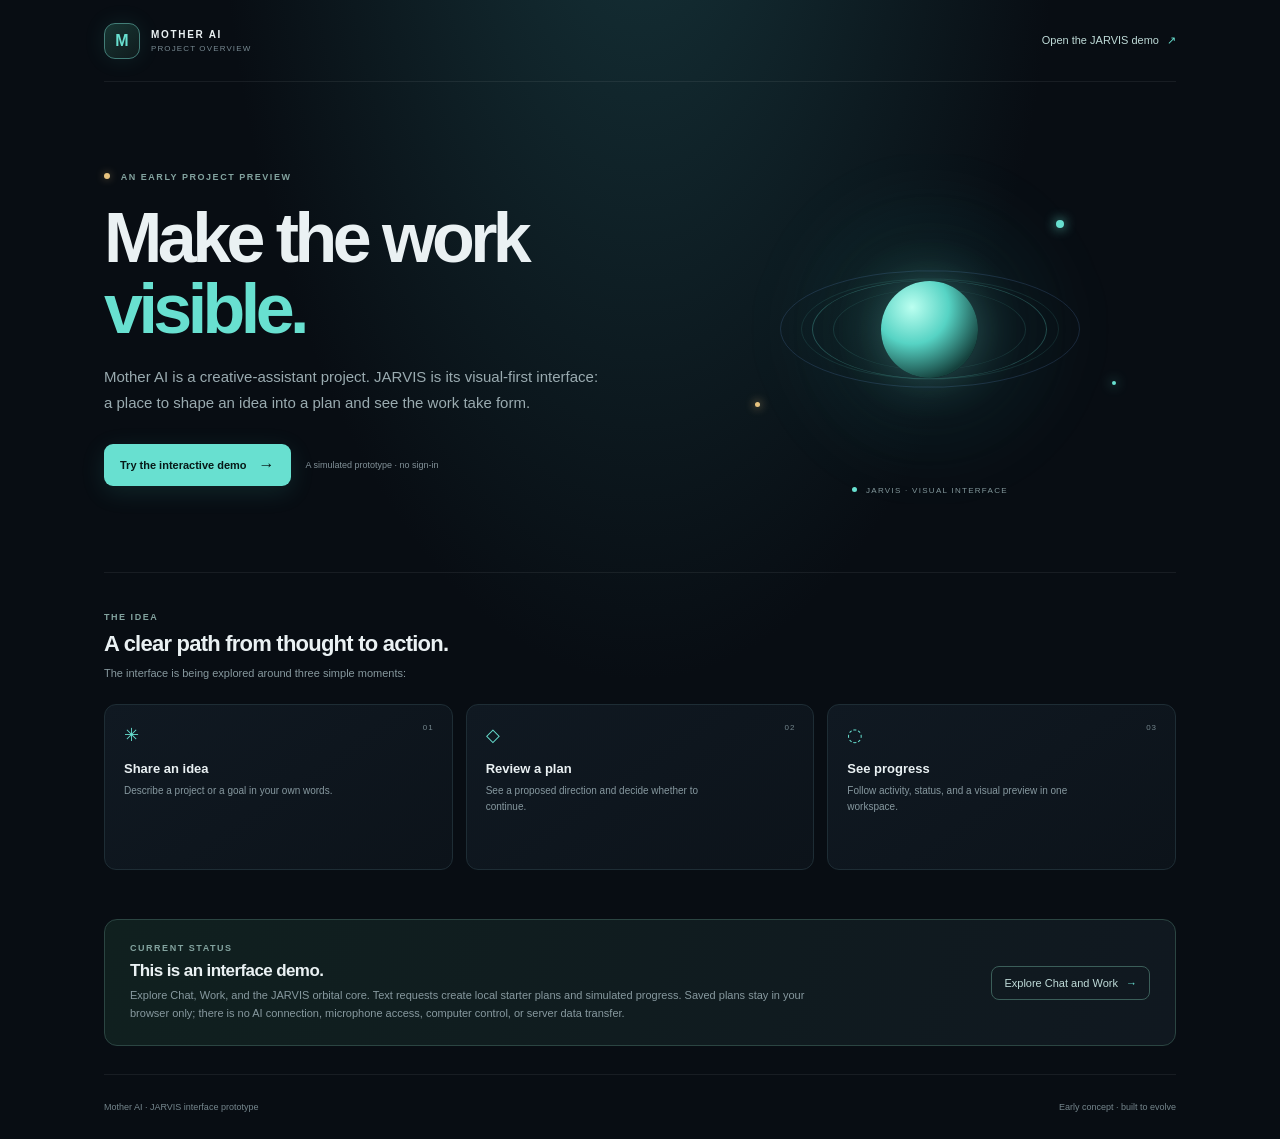
<file: index.html>
<!doctype html>
<html lang="en">
<head>
  <meta charset="utf-8">
  <meta name="viewport" content="width=device-width, initial-scale=1">
  <meta name="theme-color" content="#080d13">
  <meta name="description" content="Discover Mother AI and try the visual-first JARVIS interface prototype.">
  <title>Mother AI · A visual-first assistant</title>
  <link rel="stylesheet" href="site.css">
</head>
<body>
  <div class="site-shell">
    <header class="site-header">
      <a class="brand" href="index.html" aria-label="Mother AI overview"><span class="brand-mark">M</span><span><b>MOTHER AI</b><small>PROJECT OVERVIEW</small></span></a>
      <a class="header-link" href="demo.html">Open the JARVIS demo <span aria-hidden="true">↗</span></a>
    </header>

    <main>
      <section class="hero">
        <div class="hero-copy">
          <div class="eyebrow"><span></span> AN EARLY PROJECT PREVIEW</div>
          <h1>Make the work<br><em>visible.</em></h1>
          <p class="intro">Mother AI is a creative-assistant project. JARVIS is its visual-first interface: a place to shape an idea into a plan and see the work take form.</p>
          <div class="hero-actions"><a class="primary-link" href="demo.html">Try the interactive demo <span aria-hidden="true">→</span></a><span class="local-label">A simulated prototype · no sign-in</span></div>
        </div>
        <div class="hero-visual" aria-hidden="true"><div class="orbit orbit-one"></div><div class="orbit orbit-two"></div><div class="core-glow"></div><div class="orbit-dot dot-one"></div><div class="orbit-dot dot-two"></div><div class="orbit-dot dot-three"></div><div class="visual-caption"><span class="signal"></span> JARVIS · VISUAL INTERFACE</div></div>
      </section>

      <section class="how-section" aria-labelledby="howTitle">
        <div class="section-intro"><div class="eyebrow">THE IDEA</div><h2 id="howTitle">A clear path from thought to action.</h2><p>The interface is being explored around three simple moments:</p></div>
        <div class="steps">
          <article class="step-card"><span class="step-number">01</span><div class="step-icon">✳</div><h3>Share an idea</h3><p>Describe a project or a goal in your own words.</p></article>
          <article class="step-card"><span class="step-number">02</span><div class="step-icon">◇</div><h3>Review a plan</h3><p>See a proposed direction and decide whether to continue.</p></article>
          <article class="step-card"><span class="step-number">03</span><div class="step-icon">◌</div><h3>See progress</h3><p>Follow activity, status, and a visual preview in one workspace.</p></article>
        </div>
      </section>

      <section class="status-section">
        <div><div class="eyebrow">CURRENT STATUS</div><h2>This is an interface demo.</h2><p>Explore Chat, Work, and the JARVIS orbital core. Text requests create local starter plans and simulated progress. Saved plans stay in your browser only; there is no AI connection, microphone access, computer control, or server data transfer.</p></div>
        <a class="secondary-link" href="demo.html">Explore Chat and Work <span aria-hidden="true">→</span></a>
      </section>
    </main>

    <footer class="site-footer"><span>Mother AI · JARVIS interface prototype</span><span>Early concept · built to evolve</span></footer>
  </div>
</body>
</html>
</file>
<file: site.css>
:root{color-scheme:dark;--bg:#080d13;--panel:#101922;--line:#1e2d35;--text:#eaf1f3;--muted:#9aaab0;--teal:#68e0d0;--gold:#e7c37f;font-family:Segoe UI,Arial,sans-serif}*{box-sizing:border-box}body{margin:0;min-height:100vh;background:radial-gradient(ellipse at 50% -20%,#16343a 0,transparent 47%),var(--bg);color:var(--text);font-size:14px}.site-shell{max-width:1160px;margin:0 auto;padding:0 44px}.site-header{height:82px;border-bottom:1px solid #fff1;display:flex;align-items:center;justify-content:space-between}.brand{display:flex;align-items:center;gap:11px;text-decoration:none;color:inherit}.brand-mark{width:36px;height:36px;display:grid;place-items:center;border:1px solid #427d77;border-radius:11px;background:linear-gradient(140deg,#173633,#101b1d);color:var(--teal);font-size:16px;font-weight:700;box-shadow:0 0 22px #52d4c51a}.brand b,.brand small{display:block}.brand b{font-size:10px;letter-spacing:.17em}.brand small{margin-top:4px;color:#778991;font-size:8px;letter-spacing:.14em}.header-link,.secondary-link{color:#bfdbd8;font-size:11px;text-decoration:none}.header-link span,.secondary-link span{color:var(--teal);margin-left:5px}.header-link:hover,.secondary-link:hover{text-decoration:underline}.hero{min-height:490px;display:grid;grid-template-columns:1.05fr .95fr;align-items:center;gap:35px;padding:54px 0 50px}.eyebrow{color:#83a39f;font-size:9px;letter-spacing:.17em;font-weight:700}.eyebrow>span{display:inline-block;width:6px;height:6px;margin:0 7px 1px 0;border-radius:50%;background:var(--gold);box-shadow:0 0 9px #e7c37f77}.hero h1{font-size:clamp(44px,6vw,70px);line-height:1.02;letter-spacing:-.065em;margin:21px 0 18px;font-weight:600}.hero h1 em{font-style:normal;color:var(--teal)}.intro{max-width:495px;font-size:15px;line-height:1.75;color:#9aabb0;margin:0}.hero-actions{display:flex;align-items:center;gap:15px;flex-wrap:wrap;margin-top:28px}.primary-link{display:inline-flex;align-items:center;gap:12px;padding:12px 16px;border-radius:9px;background:var(--teal);color:#071917;text-decoration:none;font-weight:700;font-size:11px;box-shadow:0 6px 24px #42d2c321}.primary-link:hover{filter:brightness(1.08)}.primary-link span{font-size:16px}.local-label{color:#829198;font-size:9px}.hero-visual{position:relative;min-height:350px;display:grid;place-items:center;overflow:hidden}.hero-visual:before{content:"";position:absolute;width:270px;height:270px;border-radius:50%;background:#49d2c40b;filter:blur(28px)}.core-glow{position:absolute;width:97px;height:97px;border-radius:50%;background:radial-gradient(circle at 32% 27%,#bbfff0,#56d3c4 38%,#15413d 77%);box-shadow:0 0 50px #68e0d05c,0 0 130px #68e0d01c}.orbit{position:absolute;border:1px solid #67d9cd47;border-radius:50%;width:235px;height:235px;transform:scaleY(.42) rotate(-22deg)}.orbit-two{width:300px;height:300px;transform:scaleY(.39) rotate(51deg);border-color:#78acff30}.orbit:after{content:"";position:absolute;inset:20px;border:1px solid #68e0d022;border-radius:50%}.orbit-dot{position:absolute;width:8px;height:8px;border-radius:50%;background:var(--teal);box-shadow:0 0 12px var(--teal)}.dot-one{top:66px;right:112px}.dot-two{left:72px;bottom:97px;width:5px;height:5px;background:var(--gold);box-shadow:0 0 10px var(--gold)}.dot-three{right:60px;bottom:119px;width:4px;height:4px}.visual-caption{position:absolute;bottom:9px;color:#82979b;font-size:8px;letter-spacing:.16em}.signal{display:inline-block;width:5px;height:5px;margin:0 6px 1px 0;border-radius:50%;background:var(--teal)}.how-section{border-top:1px solid #fff1;padding:39px 0 49px}.section-intro h2,.status-section h2{font-size:22px;letter-spacing:-.035em;margin:9px 0 7px;font-weight:600}.section-intro p,.status-section p{font-size:11px;color:#87999f;line-height:1.65;margin:0}.steps{display:grid;grid-template-columns:repeat(3,minmax(0,1fr));gap:13px;margin-top:22px}.step-card{position:relative;min-height:166px;padding:19px;border:1px solid var(--line);border-radius:12px;background:linear-gradient(145deg,#101922,#0c131a)}.step-number{position:absolute;top:18px;right:18px;color:#73858c;font-size:8px;letter-spacing:.12em}.step-icon{color:var(--teal);font-size:18px}.step-card h3{font-size:13px;margin:15px 0 7px}.step-card p{max-width:230px;color:#86989f;font-size:10px;line-height:1.6;margin:0}.status-section{display:flex;align-items:center;justify-content:space-between;gap:26px;padding:23px 25px;border:1px solid #2b4542;border-radius:13px;background:linear-gradient(110deg,#10201f,#101820)}.status-section h2{font-size:17px;margin:8px 0 5px}.status-section p{max-width:690px}.secondary-link{white-space:nowrap;padding:10px 12px;border:1px solid #3b5e59;border-radius:8px}.site-footer{min-height:65px;display:flex;align-items:center;justify-content:space-between;gap:14px;color:#75868d;font-size:9px;border-top:1px solid #fff1;margin-top:28px}.brand:focus-visible,.header-link:focus-visible,.primary-link:focus-visible,.secondary-link:focus-visible{outline:2px solid var(--teal);outline-offset:4px}
@media(max-width:720px){.site-shell{padding:0 22px}.hero{grid-template-columns:1fr;gap:0;padding:49px 0 25px}.hero h1{font-size:53px}.hero-visual{min-height:270px;grid-row:1}.hero-copy{grid-row:2;margin-top:-9px}.steps{gap:8px}.step-card{padding:15px;min-height:176px}.step-number{top:13px;right:13px}.status-section{align-items:flex-start;flex-direction:column;gap:15px}.site-footer{align-items:flex-start;justify-content:center;flex-direction:column;padding:15px 0}}@media(max-width:500px){.site-shell{padding:0 16px}.site-header{height:70px}.header-link{font-size:9px}.hero-visual{min-height:240px}.orbit{width:205px;height:205px}.orbit-two{width:260px;height:260px}.core-glow{width:78px;height:78px}.hero h1{font-size:46px}.intro{font-size:13px}.steps{grid-template-columns:1fr}.step-card{min-height:135px}.step-card h3{margin-top:10px}.site-footer{margin-top:20px}}
@media(prefers-reduced-motion:reduce){*,*::before,*::after{scroll-behavior:auto!important;animation-duration:.01ms!important;animation-iteration-count:1!important;transition-duration:.01ms!important}}
</file>
